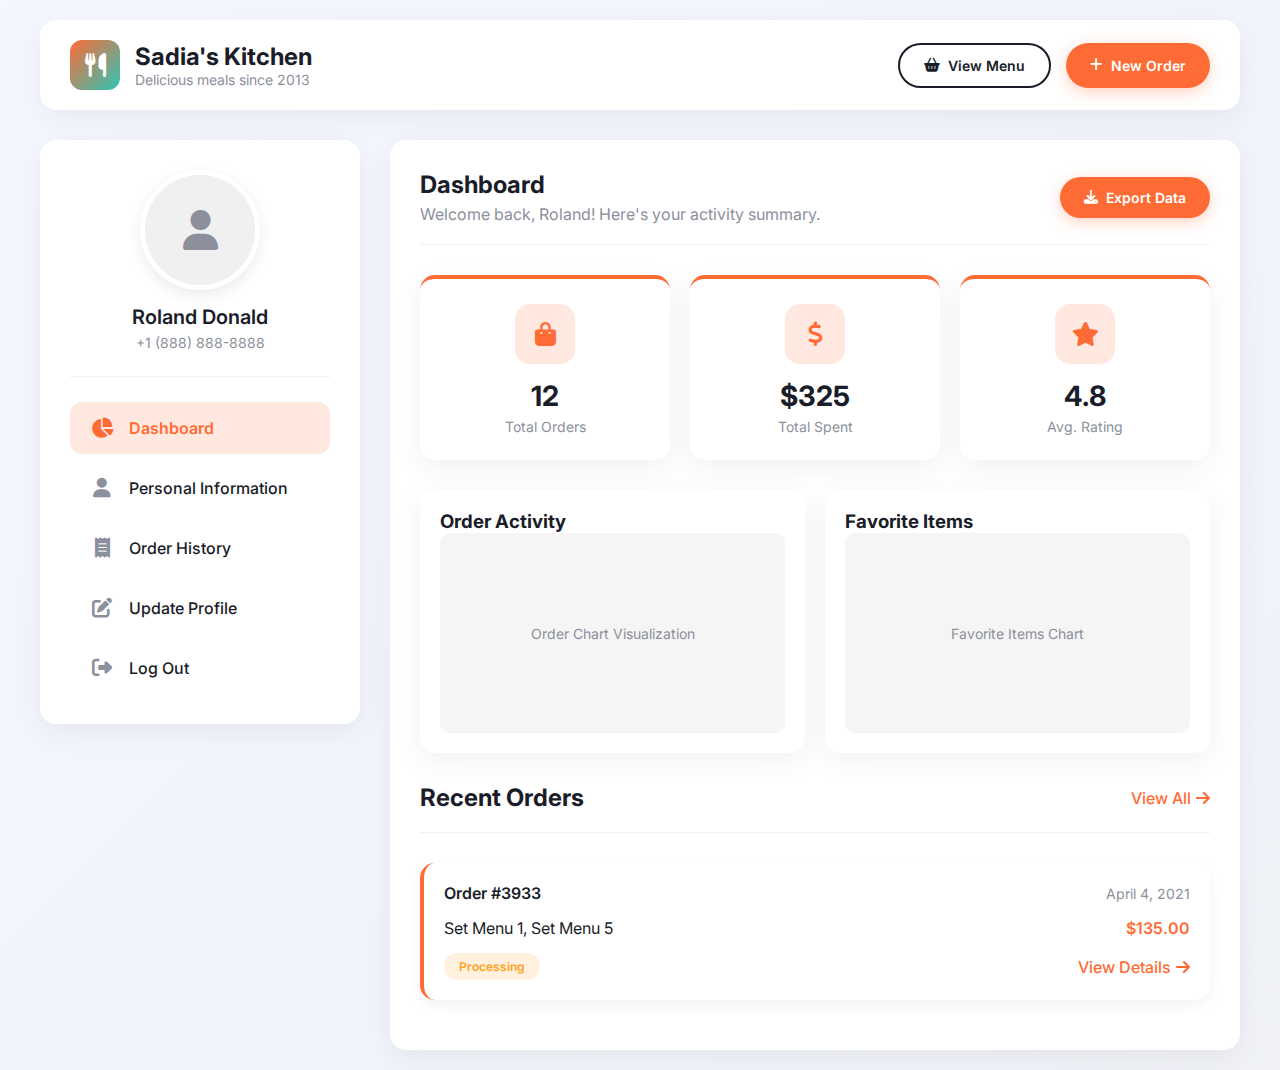
<file: my_account copy 2.html>
<!DOCTYPE html>
<html lang="en">
<head>
    <meta charset="UTF-8">
    <meta name="viewport" content="width=device-width, initial-scale=1.0">
    <title>Profile Dashboard | Sadia's Kitchen</title>
    <link rel="stylesheet" href="https://cdnjs.cloudflare.com/ajax/libs/font-awesome/6.4.0/css/all.min.css">
    <link href="https://fonts.googleapis.com/css2?family=Poppins:wght@300;400;500;600;700&family=Inter:wght@300;400;500;600&display=swap" rel="stylesheet">
    <style>
        :root {
            --primary: #FF6B35;
            --primary-light: #FFE8E0;
            --secondary: #2EC4B6;
            --dark: #1A1D29;
            --light: #F8F9FC;
            --gray: #8C8F9C;
            --card-bg: #FFFFFF;
            --success: #2EC4B6;
            --warning: #FF9F1C;
            --border-radius: 16px;
            --shadow: 0 8px 30px rgba(0, 0, 0, 0.06);
            --transition: all 0.3s ease;
        }

        * {
            margin: 0;
            padding: 0;
            box-sizing: border-box;
        }

        body {
            font-family: 'Inter', sans-serif;
            background: linear-gradient(135deg, #f5f7ff 0%, #f0f2f8 100%);
            color: var(--dark);
            min-height: 100vh;
            padding: 20px;
        }

        .dashboard-container {
            max-width: 1200px;
            margin: 0 auto;
        }

        .dashboard-header {
            display: flex;
            justify-content: space-between;
            align-items: center;
            margin-bottom: 30px;
            padding: 20px 30px;
            background: var(--card-bg);
            border-radius: var(--border-radius);
            box-shadow: var(--shadow);
        }

        .logo {
            display: flex;
            align-items: center;
            gap: 15px;
        }

        .logo-icon {
            width: 50px;
            height: 50px;
            background: linear-gradient(135deg, var(--primary), var(--secondary));
            border-radius: 12px;
            display: flex;
            align-items: center;
            justify-content: center;
            color: white;
            font-size: 24px;
        }

        .logo-text h1 {
            font-size: 24px;
            font-weight: 700;
            color: var(--dark);
        }

        .logo-text p {
            font-size: 14px;
            color: var(--gray);
        }

        .user-actions {
            display: flex;
            gap: 15px;
        }

        .btn {
            padding: 12px 24px;
            border-radius: 50px;
            font-weight: 600;
            cursor: pointer;
            transition: var(--transition);
            border: none;
            display: flex;
            align-items: center;
            gap: 8px;
            font-size: 14px;
            font-family: 'Inter', sans-serif;
        }

        .btn-primary {
            background: var(--primary);
            color: white;
            box-shadow: 0 4px 15px rgba(255, 107, 53, 0.3);
        }

        .btn-primary:hover {
            background: #e55a2b;
            transform: translateY(-2px);
            box-shadow: 0 6px 20px rgba(255, 107, 53, 0.4);
        }

        .btn-outline {
            background: transparent;
            color: var(--dark);
            border: 2px solid var(--dark);
        }

        .btn-outline:hover {
            background: var(--dark);
            color: white;
        }

        .dashboard-content {
            display: grid;
            grid-template-columns: 320px 1fr;
            gap: 30px;
        }

        .sidebar {
            background: var(--card-bg);
            border-radius: var(--border-radius);
            padding: 30px;
            box-shadow: var(--shadow);
            height: fit-content;
        }

        .profile-card {
            text-align: center;
            padding-bottom: 25px;
            border-bottom: 1px solid #f0f0f0;
            margin-bottom: 25px;
        }

        .profile-img {
            width: 120px;
            height: 120px;
            border-radius: 50%;
            object-fit: cover;
            border: 5px solid white;
            box-shadow: 0 5px 15px rgba(0, 0, 0, 0.08);
            margin: 0 auto 15px;
            position: relative;
            overflow: hidden;
            background: #f0f0f0;
            display: flex;
            align-items: center;
            justify-content: center;
            color: var(--gray);
            font-size: 40px;
        }

        .profile-overlay {
            position: absolute;
            top: 0;
            left: 0;
            width: 100%;
            height: 100%;
            background: rgba(0, 0, 0, 0.5);
            display: flex;
            align-items: center;
            justify-content: center;
            opacity: 0;
            transition: var(--transition);
            border-radius: 50%;
            color: white;
            cursor: pointer;
        }

        .profile-img:hover .profile-overlay {
            opacity: 1;
        }

        .profile-name {
            font-size: 20px;
            font-weight: 600;
            margin-bottom: 5px;
        }

        .profile-phone {
            color: var(--gray);
            font-size: 14px;
        }

        .nav-menu {
            display: flex;
            flex-direction: column;
            gap: 8px;
        }

        .nav-item {
            padding: 16px 20px;
            border-radius: 12px;
            display: flex;
            align-items: center;
            gap: 15px;
            cursor: pointer;
            transition: var(--transition);
            color: var(--dark);
            text-decoration: none;
            font-weight: 500;
        }

        .nav-item i {
            font-size: 20px;
            width: 24px;
            text-align: center;
            color: var(--gray);
        }

        .nav-item:hover, .nav-item.active {
            background: var(--primary-light);
            color: var(--primary);
        }

        .nav-item.active {
            font-weight: 600;
        }

        .nav-item.active i {
            color: var(--primary);
        }

        .main-content {
            display: flex;
            flex-direction: column;
            gap: 30px;
        }

        .content-section {
            background: var(--card-bg);
            border-radius: var(--border-radius);
            padding: 30px;
            box-shadow: var(--shadow);
            display: none;
        }

        .content-section.active {
            display: block;
            animation: fadeIn 0.5s ease-out;
        }

        .section-header {
            display: flex;
            justify-content: space-between;
            align-items: center;
            margin-bottom: 30px;
            padding-bottom: 20px;
            border-bottom: 1px solid #f0f0f0;
        }

        .section-title {
            font-size: 24px;
            font-weight: 700;
            color: var(--dark);
        }

        .section-subtitle {
            font-size: 16px;
            color: var(--gray);
            margin-top: 5px;
        }

        .form-grid {
            display: grid;
            grid-template-columns: 1fr 1fr;
            gap: 20px;
        }

        .form-group {
            margin-bottom: 20px;
        }

        .form-label {
            display: block;
            margin-bottom: 8px;
            font-weight: 500;
            color: var(--dark);
        }

        .form-control {
            width: 100%;
            padding: 15px;
            border: 1px solid #e0e0e0;
            border-radius: 12px;
            font-family: 'Inter', sans-serif;
            font-size: 15px;
            transition: var(--transition);
            background: #fafafa;
        }

        .form-control:focus {
            border-color: var(--primary);
            outline: none;
            background: white;
            box-shadow: 0 0 0 3px rgba(255, 107, 53, 0.1);
        }

        .order-card {
            background: white;
            border-radius: 15px;
            padding: 20px;
            margin-bottom: 20px;
            box-shadow: 0 5px 15px rgba(0, 0, 0, 0.05);
            transition: var(--transition);
            border-left: 4px solid var(--primary);
        }

        .order-card:hover {
            transform: translateY(-5px);
            box-shadow: 0 8px 25px rgba(0, 0, 0, 0.1);
        }

        .order-header {
            display: flex;
            justify-content: space-between;
            align-items: center;
            margin-bottom: 15px;
        }

        .order-id {
            font-weight: 600;
            color: var(--dark);
        }

        .order-date {
            color: var(--gray);
            font-size: 14px;
        }

        .order-details {
            display: flex;
            justify-content: space-between;
            margin-bottom: 15px;
        }

        .order-items {
            color: var(--dark);
        }

        .order-total {
            font-weight: 600;
            color: var(--primary);
        }

        .order-footer {
            display: flex;
            justify-content: space-between;
            align-items: center;
        }

        .status-badge {
            padding: 6px 15px;
            border-radius: 50px;
            font-size: 12px;
            font-weight: 600;
        }

        .status-processing {
            background: rgba(255, 159, 28, 0.15);
            color: var(--warning);
        }

        .status-completed {
            background: rgba(46, 196, 182, 0.15);
            color: var(--success);
        }

        .view-details {
            color: var(--primary);
            text-decoration: none;
            font-weight: 500;
            display: flex;
            align-items: center;
            gap: 5px;
            transition: var(--transition);
        }

        .view-details:hover {
            gap: 8px;
        }

        .stats-cards {
            display: grid;
            grid-template-columns: repeat(3, 1fr);
            gap: 20px;
            margin-bottom: 30px;
        }

        .stat-card {
            background: white;
            border-radius: 15px;
            padding: 25px;
            box-shadow: var(--shadow);
            transition: var(--transition);
            text-align: center;
            border-top: 4px solid var(--primary);
        }

        .stat-card:hover {
            transform: translateY(-5px);
        }

        .stat-icon {
            width: 60px;
            height: 60px;
            border-radius: 15px;
            display: flex;
            align-items: center;
            justify-content: center;
            margin: 0 auto 15px;
            font-size: 24px;
            background: var(--primary-light);
            color: var(--primary);
        }

        .stat-value {
            font-size: 28px;
            font-weight: 700;
            margin-bottom: 5px;
        }

        .stat-label {
            color: var(--gray);
            font-size: 14px;
        }

        .mobile-nav {
            display: none;
            background: var(--card-bg);
            border-radius: 15px;
            padding: 15px;
            box-shadow: var(--shadow);
            margin-bottom: 20px;
        }

        .mobile-nav-items {
            display: flex;
            justify-content: space-around;
        }

        .mobile-nav-item {
            display: flex;
            flex-direction: column;
            align-items: center;
            gap: 5px;
            padding: 10px;
            border-radius: 10px;
            transition: var(--transition);
            cursor: pointer;
            color: var(--gray);
            text-decoration: none;
        }

        .mobile-nav-item i {
            font-size: 20px;
        }

        .mobile-nav-item span {
            font-size: 12px;
        }

        .mobile-nav-item.active {
            background: var(--primary-light);
            color: var(--primary);
        }

        .order-summary {
            display: flex;
            gap: 20px;
            margin-top: 20px;
        }

        .order-chart {
            flex: 1;
            background: white;
            border-radius: 15px;
            padding: 20px;
            box-shadow: var(--shadow);
        }

        .chart-placeholder {
            height: 200px;
            background: #f5f5f5;
            border-radius: 10px;
            display: flex;
            align-items: center;
            justify-content: center;
            color: var(--gray);
            font-size: 14px;
        }

        @keyframes fadeIn {
            from { opacity: 0; transform: translateY(10px); }
            to { opacity: 1; transform: translateY(0); }
        }

        @media (max-width: 992px) {
            .dashboard-content {
                grid-template-columns: 1fr;
            }
            
            .sidebar {
                display: none;
            }
            
            .mobile-nav {
                display: block;
            }
            
            .stats-cards {
                grid-template-columns: 1fr;
            }
            
            .order-summary {
                flex-direction: column;
            }
        }

        @media (max-width: 768px) {
            .form-grid {
                grid-template-columns: 1fr;
            }
            
            .dashboard-header {
                flex-direction: column;
                gap: 20px;
                text-align: center;
            }
            
            .user-actions {
                width: 100%;
                justify-content: center;
            }
        }
    </style>
</head>
<body>
    <div class="dashboard-container">
        <header class="dashboard-header">
            <div class="logo">
                <div class="logo-icon">
                    <i class="fas fa-utensils"></i>
                </div>
                <div class="logo-text">
                    <h1>Sadia's Kitchen</h1>
                    <p>Delicious meals since 2013</p>
                </div>
            </div>
            <div class="user-actions">
                <button class="btn btn-outline">
                    <i class="fas fa-shopping-basket"></i> View Menu
                </button>
                <button class="btn btn-primary">
                    <i class="fas fa-plus"></i> New Order
                </button>
            </div>
        </header>

        <div class="mobile-nav">
            <div class="mobile-nav-items">
                <a class="mobile-nav-item active" data-target="dashboard">
                    <i class="fas fa-chart-pie"></i>
                    <span>Dashboard</span>
                </a>
                <a class="mobile-nav-item" data-target="personal-info">
                    <i class="fas fa-user"></i>
                    <span>Profile</span>
                </a>
                <a class="mobile-nav-item" data-target="order-history">
                    <i class="fas fa-receipt"></i>
                    <span>Orders</span>
                </a>
                <a class="mobile-nav-item" data-target="update-profile">
                    <i class="fas fa-edit"></i>
                    <span>Update</span>
                </a>
            </div>
        </div>

        <div class="dashboard-content">
            <aside class="sidebar">
                <div class="profile-card">
                    <div class="profile-img">
                        <i class="fas fa-user"></i>
                        <div class="profile-overlay">
                            <i class="fas fa-camera"></i>
                        </div>
                    </div>
                    <h2 class="profile-name">Roland Donald</h2>
                    <p class="profile-phone">+1 (888) 888-8888</p>
                </div>
                
                <nav class="nav-menu">
                    <a class="nav-item active" data-target="dashboard">
                        <i class="fas fa-chart-pie"></i>
                        <span>Dashboard</span>
                    </a>
                    <a class="nav-item" data-target="personal-info">
                        <i class="fas fa-user"></i>
                        <span>Personal Information</span>
                    </a>
                    <a class="nav-item" data-target="order-history">
                        <i class="fas fa-receipt"></i>
                        <span>Order History</span>
                    </a>
                    <a class="nav-item" data-target="update-profile">
                        <i class="fas fa-edit"></i>
                        <span>Update Profile</span>
                    </a>
                    <a class="nav-item">
                        <i class="fas fa-sign-out-alt"></i>
                        <span>Log Out</span>
                    </a>
                </nav>
            </aside>

            <main class="main-content">
                <!-- Dashboard Section -->
                <section id="dashboard" class="content-section active">
                    <div class="section-header">
                        <div>
                            <h2 class="section-title">Dashboard</h2>
                            <p class="section-subtitle">Welcome back, Roland! Here's your activity summary.</p>
                        </div>
                        <div class="user-actions">
                            <button class="btn btn-primary">
                                <i class="fas fa-download"></i> Export Data
                            </button>
                        </div>
                    </div>
                    
                    <div class="stats-cards">
                        <div class="stat-card">
                            <div class="stat-icon">
                                <i class="fas fa-shopping-bag"></i>
                            </div>
                            <div class="stat-value">12</div>
                            <div class="stat-label">Total Orders</div>
                        </div>
                        <div class="stat-card">
                            <div class="stat-icon">
                                <i class="fas fa-dollar-sign"></i>
                            </div>
                            <div class="stat-value">$325</div>
                            <div class="stat-label">Total Spent</div>
                        </div>
                        <div class="stat-card">
                            <div class="stat-icon">
                                <i class="fas fa-star"></i>
                            </div>
                            <div class="stat-value">4.8</div>
                            <div class="stat-label">Avg. Rating</div>
                        </div>
                    </div>
                    
                    <div class="order-summary">
                        <div class="order-chart">
                            <h3>Order Activity</h3>
                            <div class="chart-placeholder">
                                Order Chart Visualization
                            </div>
                        </div>
                        <div class="order-chart">
                            <h3>Favorite Items</h3>
                            <div class="chart-placeholder">
                                Favorite Items Chart
                            </div>
                        </div>
                    </div>
                    
                    <div class="section-header" style="margin-top: 30px;">
                        <h2 class="section-title">Recent Orders</h2>
                        <a href="#" class="view-details">View All <i class="fas fa-arrow-right"></i></a>
                    </div>
                    
                    <div class="order-card">
                        <div class="order-header">
                            <div class="order-id">Order #3933</div>
                            <div class="order-date">April 4, 2021</div>
                        </div>
                        <div class="order-details">
                            <div class="order-items">Set Menu 1, Set Menu 5</div>
                            <div class="order-total">$135.00</div>
                        </div>
                        <div class="order-footer">
                            <span class="status-badge status-processing">Processing</span>
                            <a href="#" class="view-details">View Details <i class="fas fa-arrow-right"></i></a>
                        </div>
                    </div>
                </section>

                <!-- Personal Information Section -->
                <section id="personal-info" class="content-section">
                    <div class="section-header">
                        <div>
                            <h2 class="section-title">Personal Information</h2>
                            <p class="section-subtitle">Manage your personal details and contact information</p>
                        </div>
                        <button class="btn btn-outline">
                            <i class="fas fa-edit"></i> Edit Profile
                        </button>
                    </div>
                    
                    <div class="form-grid">
                        <div class="form-group">
                            <label class="form-label">First Name</label>
                            <input type="text" class="form-control" value="Roland" readonly>
                        </div>
                        <div class="form-group">
                            <label class="form-label">Last Name</label>
                            <input type="text" class="form-control" value="Donald" readonly>
                        </div>
                        <div class="form-group">
                            <label class="form-label">Email Address</label>
                            <input type="email" class="form-control" value="roland.donald@example.com" readonly>
                        </div>
                        <div class="form-group">
                            <label class="form-label">Phone Number</label>
                            <input type="text" class="form-control" value="+1 (888) 888-8888" readonly>
                        </div>
                        <div class="form-group">
                            <label class="form-label">Date of Birth</label>
                            <input type="date" class="form-control" value="1990-05-15" readonly>
                        </div>
                        <div class="form-group">
                            <label class="form-label">Location</label>
                            <input type="text" class="form-control" value="New York, USA" readonly>
                        </div>
                    </div>
                    
                    <div class="form-group">
                        <label class="form-label">Address</label>
                        <input type="text" class="form-control" value="123 Main Street, Apt 4B" readonly>
                    </div>
                    
                    <div class="form-grid">
                        <div class="form-group">
                            <label class="form-label">Postal Code</label>
                            <input type="text" class="form-control" value="10001" readonly>
                        </div>
                        <div class="form-group">
                            <label class="form-label">Member Since</label>
                            <input type="text" class="form-control" value="January 2020" readonly>
                        </div>
                    </div>
                </section>

                <!-- Order History Section -->
                <section id="order-history" class="content-section">
                    <div class="section-header">
                        <div>
                            <h2 class="section-title">Order History</h2>
                            <p class="section-subtitle">Review your past orders and their status</p>
                        </div>
                        <div class="user-actions">
                            <button class="btn btn-outline">
                                <i class="fas fa-filter"></i> Filter
                            </button>
                        </div>
                    </div>
                    
                    <div class="order-card">
                        <div class="order-header">
                            <div class="order-id">Order #3933</div>
                            <div class="order-date">April 4, 2021</div>
                        </div>
                        <div class="order-details">
                            <div class="order-items">Set Menu 1, Set Menu 5</div>
                            <div class="order-total">$135.00</div>
                        </div>
                        <div class="order-footer">
                            <span class="status-badge status-processing">Processing</span>
                            <a href="#" class="view-details">View Details <i class="fas fa-arrow-right"></i></a>
                        </div>
                    </div>
                    
                    <div class="order-card">
                        <div class="order-header">
                            <div class="order-id">Order #5045</div>
                            <div class="order-date">March 27, 2021</div>
                        </div>
                        <div class="order-details">
                            <div class="order-items">Set Menu 2</div>
                            <div class="order-total">$25.00</div>
                        </div>
                        <div class="order-footer">
                            <span class="status-badge status-completed">Completed</span>
                            <a href="#" class="view-details">View Details <i class="fas fa-arrow-right"></i></a>
                        </div>
                    </div>
                    
                    <div class="order-card">
                        <div class="order-header">
                            <div class="order-id">Order #5028</div>
                            <div class="order-date">March 20, 2021</div>
                        </div>
                        <div class="order-details">
                            <div class="order-items">Set Menu 3, Set Menu 4, Special Dessert</div>
                            <div class="order-total">$165.00</div>
                        </div>
                        <div class="order-footer">
                            <span class="status-badge status-completed">Completed</span>
                            <a href="#" class="view-details">View Details <i class="fas fa-arrow-right"></i></a>
                        </div>
                    </div>
                </section>

                <!-- Update Profile Section -->
                <section id="update-profile" class="content-section">
                    <div class="section-header">
                        <div>
                            <h2 class="section-title">Update Profile</h2>
                            <p class="section-subtitle">Edit your personal information and preferences</p>
                        </div>
                    </div>
                    
                    <div class="form-grid">
                        <div class="form-group">
                            <label class="form-label">First Name</label>
                            <input type="text" class="form-control" value="Roland">
                        </div>
                        <div class="form-group">
                            <label class="form-label">Last Name</label>
                            <input type="text" class="form-control" value="Donald">
                        </div>
                        <div class="form-group">
                            <label class="form-label">Email Address</label>
                            <input type="email" class="form-control" value="roland.donald@example.com">
                        </div>
                        <div class="form-group">
                            <label class="form-label">Phone Number</label>
                            <input type="text" class="form-control" value="+1 (888) 888-8888">
                        </div>
                        <div class="form-group">
                            <label class="form-label">Date of Birth</label>
                            <input type="date" class="form-control" value="1990-05-15">
                        </div>
                        <div class="form-group">
                            <label class="form-label">Location</label>
                            <select class="form-control">
                                <option>Select Location</option>
                                <option selected>New York, USA</option>
                                <option>Atlanta, USA</option>
                                <option>Los Angeles, USA</option>
                            </select>
                        </div>
                    </div>
                    
                    <div class="form-group">
                        <label class="form-label">Address</label>
                        <input type="text" class="form-control" value="123 Main Street, Apt 4B">
                    </div>
                    
                    <div class="form-grid">
                        <div class="form-group">
                            <label class="form-label">Postal Code</label>
                            <input type="text" class="form-control" value="10001">
                        </div>
                        <div class="form-group">
                            <label class="form-label">Dietary Preferences</label>
                            <select class="form-control">
                                <option>No Preference</option>
                                <option>Vegetarian</option>
                                <option>Vegan</option>
                                <option>Gluten-Free</option>
                            </select>
                        </div>
                    </div>
                    
                    <div style="display: flex; gap: 15px; margin-top: 30px; justify-content: flex-end;">
                        <button class="btn btn-outline">Discard Changes</button>
                        <button class="btn btn-primary">Save Changes</button>
                    </div>
                </section>
            </main>
        </div>
    </div>

    <script>
        document.addEventListener('DOMContentLoaded', function() {
            // Navigation functionality
            const navItems = document.querySelectorAll('.nav-item, .mobile-nav-item');
            
            navItems.forEach(item => {
                item.addEventListener('click', function(e) {
                    if (this.getAttribute('data-target')) {
                        e.preventDefault();
                        
                        // Remove active class from all items
                        navItems.forEach(navItem => {
                            navItem.classList.remove('active');
                        });
                        
                        // Add active class to clicked item
                        this.classList.add('active');
                        
                        // Hide all sections
                        document.querySelectorAll('.content-section').forEach(section => {
                            section.classList.remove('active');
                        });
                        
                        // Show target section
                        const targetId = this.getAttribute('data-target');
                        document.getElementById(targetId).classList.add('active');
                    }
                });
            });
            
            // Profile image hover effect
            const profileImg = document.querySelector('.profile-img');
            if (profileImg) {
                profileImg.addEventListener('click', function() {
                    alert('Profile picture change functionality would go here');
                });
            }
            
            // Add some interactive elements
            const orderCards = document.querySelectorAll('.order-card');
            orderCards.forEach(card => {
                card.addEventListener('click', function(e) {
                    if (!e.target.classList.contains('view-details') && !e.target.closest('.view-details')) {
                        this.querySelector('.view-details').click();
                    }
                });
            });
        });
    </script>
</body>
</html>
</file>
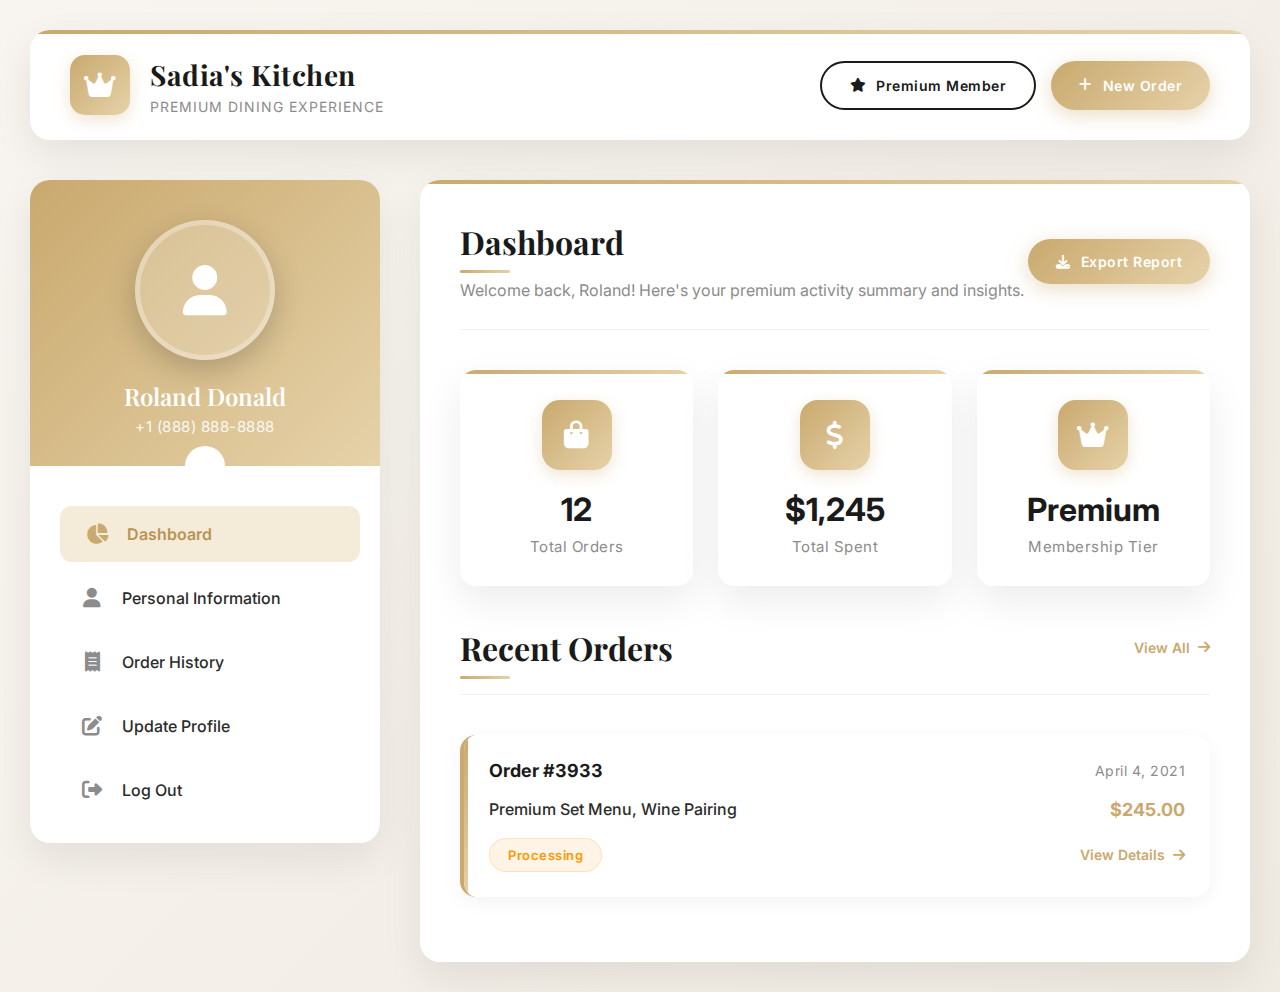
<file: my_account copy.html>
<!DOCTYPE html>
<html lang="en">
<head>
    <meta charset="UTF-8">
    <meta name="viewport" content="width=device-width, initial-scale=1.0">
    <title>Premium Dashboard | Sadia's Kitchen</title>
    <link rel="stylesheet" href="https://cdnjs.cloudflare.com/ajax/libs/font-awesome/6.4.0/css/all.min.css">
    <link href="https://fonts.googleapis.com/css2?family=Playfair+Display:wght@400;500;600;700&family=Inter:wght@300;400;500;600&display=swap" rel="stylesheet">
    <style>
        :root {
            --primary: #C9A96E;
            --primary-dark: #B89454;
            --primary-light: #F4EBD9;
            --secondary: #1A1A1A;
            --accent: #8B7355;
            --light: #F8F5F0;
            --dark: #2C2C2C;
            --gray: #8C8C8C;
            --card-bg: #FFFFFF;
            --success: #4CAF50;
            --warning: #FF9800;
            --border-radius: 20px;
            --shadow: 0 15px 40px rgba(0, 0, 0, 0.08);
            --transition: all 0.4s cubic-bezier(0.25, 0.8, 0.25, 1);
            --gold-gradient: linear-gradient(135deg, #C9A96E 0%, #E6D2A9 100%);
        }

        * {
            margin: 0;
            padding: 0;
            box-sizing: border-box;
        }

        body {
            font-family: 'Inter', sans-serif;
            background: linear-gradient(135deg, #f8f5f0 0%, #f0ebe2 100%);
            color: var(--dark);
            min-height: 100vh;
            overflow-x: hidden;
        }

        .dashboard-container {
            max-width: 1400px;
            margin: 0 auto;
            padding: 30px;
        }

        /* Premium Header */
        .dashboard-header {
            display: flex;
            justify-content: space-between;
            align-items: center;
            margin-bottom: 40px;
            padding: 25px 40px;
            background: var(--card-bg);
            border-radius: var(--border-radius);
            box-shadow: var(--shadow);
            position: relative;
            overflow: hidden;
        }

        .dashboard-header::before {
            content: '';
            position: absolute;
            top: 0;
            left: 0;
            width: 100%;
            height: 4px;
            background: var(--gold-gradient);
        }

        .logo {
            display: flex;
            align-items: center;
            gap: 20px;
        }

        .logo-icon {
            width: 60px;
            height: 60px;
            background: var(--gold-gradient);
            border-radius: 15px;
            display: flex;
            align-items: center;
            justify-content: center;
            color: white;
            font-size: 28px;
            box-shadow: 0 5px 15px rgba(201, 169, 110, 0.3);
        }

        .logo-text h1 {
            font-family: 'Playfair Display', serif;
            font-size: 28px;
            font-weight: 700;
            color: var(--secondary);
            letter-spacing: 0.5px;
        }

        .logo-text p {
            font-size: 14px;
            color: var(--gray);
            letter-spacing: 1px;
            text-transform: uppercase;
            margin-top: 5px;
        }

        .user-actions {
            display: flex;
            gap: 15px;
        }

        .btn {
            padding: 14px 28px;
            border-radius: 50px;
            font-weight: 600;
            cursor: pointer;
            transition: var(--transition);
            border: none;
            display: flex;
            align-items: center;
            gap: 10px;
            font-size: 14px;
            font-family: 'Inter', sans-serif;
            letter-spacing: 0.5px;
            position: relative;
            overflow: hidden;
        }

        .btn::before {
            content: '';
            position: absolute;
            top: 0;
            left: -100%;
            width: 100%;
            height: 100%;
            background: linear-gradient(90deg, transparent, rgba(255,255,255,0.3), transparent);
            transition: var(--transition);
        }

        .btn:hover::before {
            left: 100%;
        }

        .btn-primary {
            background: var(--gold-gradient);
            color: white;
            box-shadow: 0 5px 20px rgba(201, 169, 110, 0.4);
        }

        .btn-primary:hover {
            transform: translateY(-3px);
            box-shadow: 0 8px 25px rgba(201, 169, 110, 0.5);
        }

        .btn-outline {
            background: transparent;
            color: var(--secondary);
            border: 2px solid var(--secondary);
        }

        .btn-outline:hover {
            background: var(--secondary);
            color: white;
            transform: translateY(-3px);
        }

        .dashboard-content {
            display: grid;
            grid-template-columns: 350px 1fr;
            gap: 40px;
        }

        /* Premium Sidebar */
        .sidebar {
            background: var(--card-bg);
            border-radius: var(--border-radius);
            padding: 0;
            box-shadow: var(--shadow);
            height: fit-content;
            overflow: hidden;
        }

        .profile-card {
            text-align: center;
            padding: 40px 30px 30px;
            background: var(--gold-gradient);
            color: white;
            position: relative;
        }

        .profile-card::after {
            content: '';
            position: absolute;
            bottom: -20px;
            left: 50%;
            transform: translateX(-50%);
            width: 40px;
            height: 40px;
            background: var(--card-bg);
            border-radius: 50%;
        }

        .profile-img {
            width: 140px;
            height: 140px;
            border-radius: 50%;
            object-fit: cover;
            border: 5px solid rgba(255, 255, 255, 0.3);
            margin: 0 auto 20px;
            position: relative;
            overflow: hidden;
            background: rgba(255, 255, 255, 0.2);
            display: flex;
            align-items: center;
            justify-content: center;
            color: white;
            font-size: 50px;
            box-shadow: 0 10px 30px rgba(0, 0, 0, 0.2);
        }

        .profile-overlay {
            position: absolute;
            top: 0;
            left: 0;
            width: 100%;
            height: 100%;
            background: rgba(0, 0, 0, 0.5);
            display: flex;
            align-items: center;
            justify-content: center;
            opacity: 0;
            transition: var(--transition);
            border-radius: 50%;
            color: white;
            cursor: pointer;
        }

        .profile-img:hover .profile-overlay {
            opacity: 1;
        }

        .profile-name {
            font-family: 'Playfair Display', serif;
            font-size: 24px;
            font-weight: 600;
            margin-bottom: 5px;
        }

        .profile-phone {
            opacity: 0.9;
            font-size: 15px;
            letter-spacing: 0.5px;
        }

        .nav-menu {
            padding: 40px 25px 25px;
            display: flex;
            flex-direction: column;
            gap: 8px;
        }

        .nav-item {
            padding: 18px 25px;
            border-radius: 12px;
            display: flex;
            align-items: center;
            gap: 18px;
            cursor: pointer;
            transition: var(--transition);
            color: var(--dark);
            text-decoration: none;
            font-weight: 500;
            position: relative;
            overflow: hidden;
        }

        .nav-item::before {
            content: '';
            position: absolute;
            top: 0;
            left: -100%;
            width: 100%;
            height: 100%;
            background: var(--primary-light);
            transition: var(--transition);
            z-index: -1;
        }

        .nav-item i {
            font-size: 20px;
            width: 24px;
            text-align: center;
            color: var(--gray);
            transition: var(--transition);
        }

        .nav-item:hover, .nav-item.active {
            color: var(--primary-dark);
            transform: translateX(5px);
        }

        .nav-item.active {
            font-weight: 600;
        }

        .nav-item.active::before {
            left: 0;
        }

        .nav-item.active i {
            color: var(--primary);
        }

        .nav-item:hover::before {
            left: 0;
        }

        .main-content {
            display: flex;
            flex-direction: column;
            gap: 40px;
        }

        /* Premium Content Sections */
        .content-section {
            background: var(--card-bg);
            border-radius: var(--border-radius);
            padding: 40px;
            box-shadow: var(--shadow);
            display: none;
            position: relative;
            overflow: hidden;
        }

        .content-section::before {
            content: '';
            position: absolute;
            top: 0;
            left: 0;
            width: 100%;
            height: 4px;
            background: var(--gold-gradient);
            transform: scaleX(0);
            transform-origin: left;
            transition: transform 0.6s ease;
        }

        .content-section.active {
            display: block;
            animation: fadeInUp 0.8s ease-out;
        }

        .content-section.active::before {
            transform: scaleX(1);
        }

        .section-header {
            display: flex;
            justify-content: space-between;
            align-items: center;
            margin-bottom: 40px;
            padding-bottom: 25px;
            border-bottom: 1px solid #f0f0f0;
        }

        .section-title {
            font-family: 'Playfair Display', serif;
            font-size: 32px;
            font-weight: 700;
            color: var(--secondary);
            position: relative;
        }

        .section-title::after {
            content: '';
            position: absolute;
            bottom: -10px;
            left: 0;
            width: 50px;
            height: 3px;
            background: var(--gold-gradient);
            border-radius: 3px;
        }

        .section-subtitle {
            font-size: 16px;
            color: var(--gray);
            margin-top: 15px;
            max-width: 600px;
            line-height: 1.6;
        }

        .form-grid {
            display: grid;
            grid-template-columns: 1fr 1fr;
            gap: 25px;
        }

        .form-group {
            margin-bottom: 25px;
            position: relative;
        }

        .form-label {
            display: block;
            margin-bottom: 12px;
            font-weight: 600;
            color: var(--secondary);
            font-size: 15px;
            letter-spacing: 0.5px;
        }

        .form-control {
            width: 100%;
            padding: 18px 20px;
            border: 1px solid #e8e8e8;
            border-radius: 12px;
            font-family: 'Inter', sans-serif;
            font-size: 15px;
            transition: var(--transition);
            background: #fafafa;
            color: var(--dark);
        }

        .form-control:focus {
            border-color: var(--primary);
            outline: none;
            background: white;
            box-shadow: 0 5px 15px rgba(201, 169, 110, 0.1);
        }

        /* Premium Order Cards */
        .order-card {
            background: white;
            border-radius: 16px;
            padding: 25px;
            margin-bottom: 25px;
            box-shadow: 0 5px 20px rgba(0, 0, 0, 0.05);
            transition: var(--transition);
            border-left: 4px solid var(--primary);
            position: relative;
            overflow: hidden;
        }

        .order-card::before {
            content: '';
            position: absolute;
            top: 0;
            left: 0;
            width: 4px;
            height: 100%;
            background: var(--gold-gradient);
        }

        .order-card:hover {
            transform: translateY(-5px);
            box-shadow: 0 10px 30px rgba(0, 0, 0, 0.1);
        }

        .order-header {
            display: flex;
            justify-content: space-between;
            align-items: center;
            margin-bottom: 18px;
        }

        .order-id {
            font-weight: 700;
            color: var(--secondary);
            font-size: 18px;
        }

        .order-date {
            color: var(--gray);
            font-size: 14px;
            letter-spacing: 0.5px;
        }

        .order-details {
            display: flex;
            justify-content: space-between;
            margin-bottom: 18px;
        }

        .order-items {
            color: var(--dark);
            font-weight: 500;
        }

        .order-total {
            font-weight: 700;
            color: var(--primary);
            font-size: 18px;
        }

        .order-footer {
            display: flex;
            justify-content: space-between;
            align-items: center;
        }

        .status-badge {
            padding: 8px 18px;
            border-radius: 50px;
            font-size: 13px;
            font-weight: 600;
            letter-spacing: 0.5px;
        }

        .status-processing {
            background: rgba(255, 152, 0, 0.1);
            color: var(--warning);
            border: 1px solid rgba(255, 152, 0, 0.2);
        }

        .status-completed {
            background: rgba(76, 175, 80, 0.1);
            color: var(--success);
            border: 1px solid rgba(76, 175, 80, 0.2);
        }

        .view-details {
            color: var(--primary);
            text-decoration: none;
            font-weight: 600;
            display: flex;
            align-items: center;
            gap: 8px;
            transition: var(--transition);
            font-size: 14px;
        }

        .view-details:hover {
            gap: 12px;
            color: var(--primary-dark);
        }

        /* Premium Stats Cards */
        .stats-cards {
            display: grid;
            grid-template-columns: repeat(3, 1fr);
            gap: 25px;
            margin-bottom: 40px;
        }

        .stat-card {
            background: white;
            border-radius: 16px;
            padding: 30px;
            box-shadow: var(--shadow);
            transition: var(--transition);
            text-align: center;
            position: relative;
            overflow: hidden;
        }

        .stat-card::before {
            content: '';
            position: absolute;
            top: 0;
            left: 0;
            width: 100%;
            height: 4px;
            background: var(--gold-gradient);
        }

        .stat-card:hover {
            transform: translateY(-5px);
            box-shadow: 0 15px 35px rgba(0, 0, 0, 0.1);
        }

        .stat-icon {
            width: 70px;
            height: 70px;
            border-radius: 18px;
            display: flex;
            align-items: center;
            justify-content: center;
            margin: 0 auto 20px;
            font-size: 28px;
            background: var(--gold-gradient);
            color: white;
            box-shadow: 0 5px 15px rgba(201, 169, 110, 0.3);
        }

        .stat-value {
            font-size: 32px;
            font-weight: 700;
            margin-bottom: 8px;
            color: var(--secondary);
        }

        .stat-label {
            color: var(--gray);
            font-size: 15px;
            letter-spacing: 0.5px;
        }

        /* Premium Mobile Navigation */
        .mobile-nav {
            display: none;
            background: var(--card-bg);
            border-radius: var(--border-radius);
            padding: 20px;
            box-shadow: var(--shadow);
            margin-bottom: 30px;
        }

        .mobile-nav-items {
            display: flex;
            justify-content: space-around;
        }

        .mobile-nav-item {
            display: flex;
            flex-direction: column;
            align-items: center;
            gap: 8px;
            padding: 12px 15px;
            border-radius: 12px;
            transition: var(--transition);
            cursor: pointer;
            color: var(--gray);
            text-decoration: none;
        }

        .mobile-nav-item i {
            font-size: 22px;
        }

        .mobile-nav-item span {
            font-size: 12px;
            font-weight: 500;
        }

        .mobile-nav-item.active {
            background: var(--primary-light);
            color: var(--primary);
        }

        /* Premium Animations */
        @keyframes fadeInUp {
            from { 
                opacity: 0; 
                transform: translateY(30px); 
            }
            to { 
                opacity: 1; 
                transform: translateY(0); 
            }
        }

        @keyframes shimmer {
            0% { transform: translateX(-100%); }
            100% { transform: translateX(100%); }
        }

        /* Responsive Design */
        @media (max-width: 1200px) {
            .dashboard-content {
                grid-template-columns: 300px 1fr;
            }
        }

        @media (max-width: 992px) {
            .dashboard-content {
                grid-template-columns: 1fr;
            }
            
            .sidebar {
                display: none;
            }
            
            .mobile-nav {
                display: block;
            }
            
            .stats-cards {
                grid-template-columns: 1fr;
            }
        }

        @media (max-width: 768px) {
            .dashboard-container {
                padding: 20px;
            }
            
            .form-grid {
                grid-template-columns: 1fr;
            }
            
            .dashboard-header {
                flex-direction: column;
                gap: 25px;
                text-align: center;
                padding: 25px;
            }
            
            .user-actions {
                width: 100%;
                justify-content: center;
                flex-wrap: wrap;
            }
            
            .content-section {
                padding: 30px 25px;
            }
        }

        /* Premium Scrollbar */
        ::-webkit-scrollbar {
            width: 8px;
        }

        ::-webkit-scrollbar-track {
            background: #f1f1f1;
            border-radius: 10px;
        }

        ::-webkit-scrollbar-thumb {
            background: var(--primary);
            border-radius: 10px;
        }

        ::-webkit-scrollbar-thumb:hover {
            background: var(--primary-dark);
        }
    </style>
</head>
<body>
    <div class="dashboard-container">
        <header class="dashboard-header">
            <div class="logo">
                <div class="logo-icon">
                    <i class="fas fa-crown"></i>
                </div>
                <div class="logo-text">
                    <h1>Sadia's Kitchen</h1>
                    <p>Premium Dining Experience</p>
                </div>
            </div>
            <div class="user-actions">
                <button class="btn btn-outline">
                    <i class="fas fa-star"></i> Premium Member
                </button>
                <button class="btn btn-primary">
                    <i class="fas fa-plus"></i> New Order
                </button>
            </div>
        </header>

        <div class="mobile-nav">
            <div class="mobile-nav-items">
                <a class="mobile-nav-item active" data-target="dashboard">
                    <i class="fas fa-chart-pie"></i>
                    <span>Dashboard</span>
                </a>
                <a class="mobile-nav-item" data-target="personal-info">
                    <i class="fas fa-user"></i>
                    <span>Profile</span>
                </a>
                <a class="mobile-nav-item" data-target="order-history">
                    <i class="fas fa-receipt"></i>
                    <span>Orders</span>
                </a>
                <a class="mobile-nav-item" data-target="update-profile">
                    <i class="fas fa-edit"></i>
                    <span>Update</span>
                </a>
            </div>
        </div>

        <div class="dashboard-content">
            <aside class="sidebar">
                <div class="profile-card">
                    <div class="profile-img">
                        <i class="fas fa-user"></i>
                        <div class="profile-overlay">
                            <i class="fas fa-camera"></i>
                        </div>
                    </div>
                    <h2 class="profile-name">Roland Donald</h2>
                    <p class="profile-phone">+1 (888) 888-8888</p>
                </div>
                
                <nav class="nav-menu">
                    <a class="nav-item active" data-target="dashboard">
                        <i class="fas fa-chart-pie"></i>
                        <span>Dashboard</span>
                    </a>
                    <a class="nav-item" data-target="personal-info">
                        <i class="fas fa-user"></i>
                        <span>Personal Information</span>
                    </a>
                    <a class="nav-item" data-target="order-history">
                        <i class="fas fa-receipt"></i>
                        <span>Order History</span>
                    </a>
                    <a class="nav-item" data-target="update-profile">
                        <i class="fas fa-edit"></i>
                        <span>Update Profile</span>
                    </a>
                    <a class="nav-item">
                        <i class="fas fa-sign-out-alt"></i>
                        <span>Log Out</span>
                    </a>
                </nav>
            </aside>

            <main class="main-content">
                <!-- Dashboard Section -->
                <section id="dashboard" class="content-section active">
                    <div class="section-header">
                        <div>
                            <h2 class="section-title">Dashboard</h2>
                            <p class="section-subtitle">Welcome back, Roland! Here's your premium activity summary and insights.</p>
                        </div>
                        <div class="user-actions">
                            <button class="btn btn-primary">
                                <i class="fas fa-download"></i> Export Report
                            </button>
                        </div>
                    </div>
                    
                    <div class="stats-cards">
                        <div class="stat-card">
                            <div class="stat-icon">
                                <i class="fas fa-shopping-bag"></i>
                            </div>
                            <div class="stat-value">12</div>
                            <div class="stat-label">Total Orders</div>
                        </div>
                        <div class="stat-card">
                            <div class="stat-icon">
                                <i class="fas fa-dollar-sign"></i>
                            </div>
                            <div class="stat-value">$1,245</div>
                            <div class="stat-label">Total Spent</div>
                        </div>
                        <div class="stat-card">
                            <div class="stat-icon">
                                <i class="fas fa-crown"></i>
                            </div>
                            <div class="stat-value">Premium</div>
                            <div class="stat-label">Membership Tier</div>
                        </div>
                    </div>
                    
                    <div class="section-header">
                        <h2 class="section-title">Recent Orders</h2>
                        <a href="#" class="view-details">View All <i class="fas fa-arrow-right"></i></a>
                    </div>
                    
                    <div class="order-card">
                        <div class="order-header">
                            <div class="order-id">Order #3933</div>
                            <div class="order-date">April 4, 2021</div>
                        </div>
                        <div class="order-details">
                            <div class="order-items">Premium Set Menu, Wine Pairing</div>
                            <div class="order-total">$245.00</div>
                        </div>
                        <div class="order-footer">
                            <span class="status-badge status-processing">Processing</span>
                            <a href="#" class="view-details">View Details <i class="fas fa-arrow-right"></i></a>
                        </div>
                    </div>
                </section>

                <!-- Personal Information Section -->
                <section id="personal-info" class="content-section">
                    <div class="section-header">
                        <div>
                            <h2 class="section-title">Personal Information</h2>
                            <p class="section-subtitle">Your premium profile details and membership information</p>
                        </div>
                        <button class="btn btn-outline">
                            <i class="fas fa-edit"></i> Edit Profile
                        </button>
                    </div>
                    
                    <div class="form-grid">
                        <div class="form-group">
                            <label class="form-label">First Name</label>
                            <input type="text" class="form-control" value="Roland" readonly>
                        </div>
                        <div class="form-group">
                            <label class="form-label">Last Name</label>
                            <input type="text" class="form-control" value="Donald" readonly>
                        </div>
                        <div class="form-group">
                            <label class="form-label">Email Address</label>
                            <input type="email" class="form-control" value="roland.donald@example.com" readonly>
                        </div>
                        <div class="form-group">
                            <label class="form-label">Phone Number</label>
                            <input type="text" class="form-control" value="+1 (888) 888-8888" readonly>
                        </div>
                        <div class="form-group">
                            <label class="form-label">Date of Birth</label>
                            <input type="date" class="form-control" value="1990-05-15" readonly>
                        </div>
                        <div class="form-group">
                            <label class="form-label">Membership Tier</label>
                            <input type="text" class="form-control" value="Premium" readonly>
                        </div>
                    </div>
                    
                    <div class="form-group">
                        <label class="form-label">Address</label>
                        <input type="text" class="form-control" value="123 Main Street, Apt 4B" readonly>
                    </div>
                </section>

                <!-- Order History Section -->
                <section id="order-history" class="content-section">
                    <div class="section-header">
                        <div>
                            <h2 class="section-title">Order History</h2>
                            <p class="section-subtitle">Your complete order history with premium service details</p>
                        </div>
                        <div class="user-actions">
                            <button class="btn btn-outline">
                                <i class="fas fa-filter"></i> Filter
                            </button>
                        </div>
                    </div>
                    
                    <div class="order-card">
                        <div class="order-header">
                            <div class="order-id">Order #3933</div>
                            <div class="order-date">April 4, 2021</div>
                        </div>
                        <div class="order-details">
                            <div class="order-items">Premium Set Menu, Wine Pairing</div>
                            <div class="order-total">$245.00</div>
                        </div>
                        <div class="order-footer">
                            <span class="status-badge status-processing">Processing</span>
                            <a href="#" class="view-details">View Details <i class="fas fa-arrow-right"></i></a>
                        </div>
                    </div>
                    
                    <div class="order-card">
                        <div class="order-header">
                            <div class="order-id">Order #5045</div>
                            <div class="order-date">March 27, 2021</div>
                        </div>
                        <div class="order-details">
                            <div class="order-items">Chef's Special Tasting Menu</div>
                            <div class="order-total">$185.00</div>
                        </div>
                        <div class="order-footer">
                            <span class="status-badge status-completed">Completed</span>
                            <a href="#" class="view-details">View Details <i class="fas fa-arrow-right"></i></a>
                        </div>
                    </div>
                </section>

                <!-- Update Profile Section -->
                <section id="update-profile" class="content-section">
                    <div class="section-header">
                        <div>
                            <h2 class="section-title">Update Profile</h2>
                            <p class="section-subtitle">Edit your premium profile information and preferences</p>
                        </div>
                    </div>
                    
                    <div class="form-grid">
                        <div class="form-group">
                            <label class="form-label">First Name</label>
                            <input type="text" class="form-control" value="Roland">
                        </div>
                        <div class="form-group">
                            <label class="form-label">Last Name</label>
                            <input type="text" class="form-control" value="Donald">
                        </div>
                        <div class="form-group">
                            <label class="form-label">Email Address</label>
                            <input type="email" class="form-control" value="roland.donald@example.com">
                        </div>
                        <div class="form-group">
                            <label class="form-label">Phone Number</label>
                            <input type="text" class="form-control" value="+1 (888) 888-8888">
                        </div>
                        <div class="form-group">
                            <label class="form-label">Date of Birth</label>
                            <input type="date" class="form-control" value="1990-05-15">
                        </div>
                        <div class="form-group">
                            <label class="form-label">Location</label>
                            <select class="form-control">
                                <option>Select Location</option>
                                <option selected>New York, USA</option>
                                <option>Atlanta, USA</option>
                                <option>Los Angeles, USA</option>
                            </select>
                        </div>
                    </div>
                    
                    <div class="form-group">
                        <label class="form-label">Address</label>
                        <input type="text" class="form-control" value="123 Main Street, Apt 4B">
                    </div>
                    
                    <div style="display: flex; gap: 15px; margin-top: 40px; justify-content: flex-end;">
                        <button class="btn btn-outline">Discard Changes</button>
                        <button class="btn btn-primary">Save Changes</button>
                    </div>
                </section>
            </main>
        </div>
    </div>

    <script>
        document.addEventListener('DOMContentLoaded', function() {
            // Navigation functionality
            const navItems = document.querySelectorAll('.nav-item, .mobile-nav-item');
            
            navItems.forEach(item => {
                item.addEventListener('click', function(e) {
                    if (this.getAttribute('data-target')) {
                        e.preventDefault();
                        
                        // Remove active class from all items
                        navItems.forEach(navItem => {
                            navItem.classList.remove('active');
                        });
                        
                        // Add active class to clicked item
                        this.classList.add('active');
                        
                        // Hide all sections
                        document.querySelectorAll('.content-section').forEach(section => {
                            section.classList.remove('active');
                        });
                        
                        // Show target section
                        const targetId = this.getAttribute('data-target');
                        document.getElementById(targetId).classList.add('active');
                    }
                });
            });
            
            // Profile image hover effect
            const profileImg = document.querySelector('.profile-img');
            if (profileImg) {
                profileImg.addEventListener('click', function() {
                    alert('Premium profile picture change functionality would go here');
                });
            }
            
            // Add some interactive elements
            const orderCards = document.querySelectorAll('.order-card');
            orderCards.forEach(card => {
                card.addEventListener('click', function(e) {
                    if (!e.target.classList.contains('view-details') && !e.target.closest('.view-details')) {
                        this.querySelector('.view-details').click();
                    }
                });
            });
            
            // Add shimmer effect to buttons on hover
            const buttons = document.querySelectorAll('.btn');
            buttons.forEach(button => {
                button.addEventListener('mouseenter', function() {
                    this.style.overflow = 'hidden';
                });
            });
        });
    </script>
</body>
</html>
</file>
